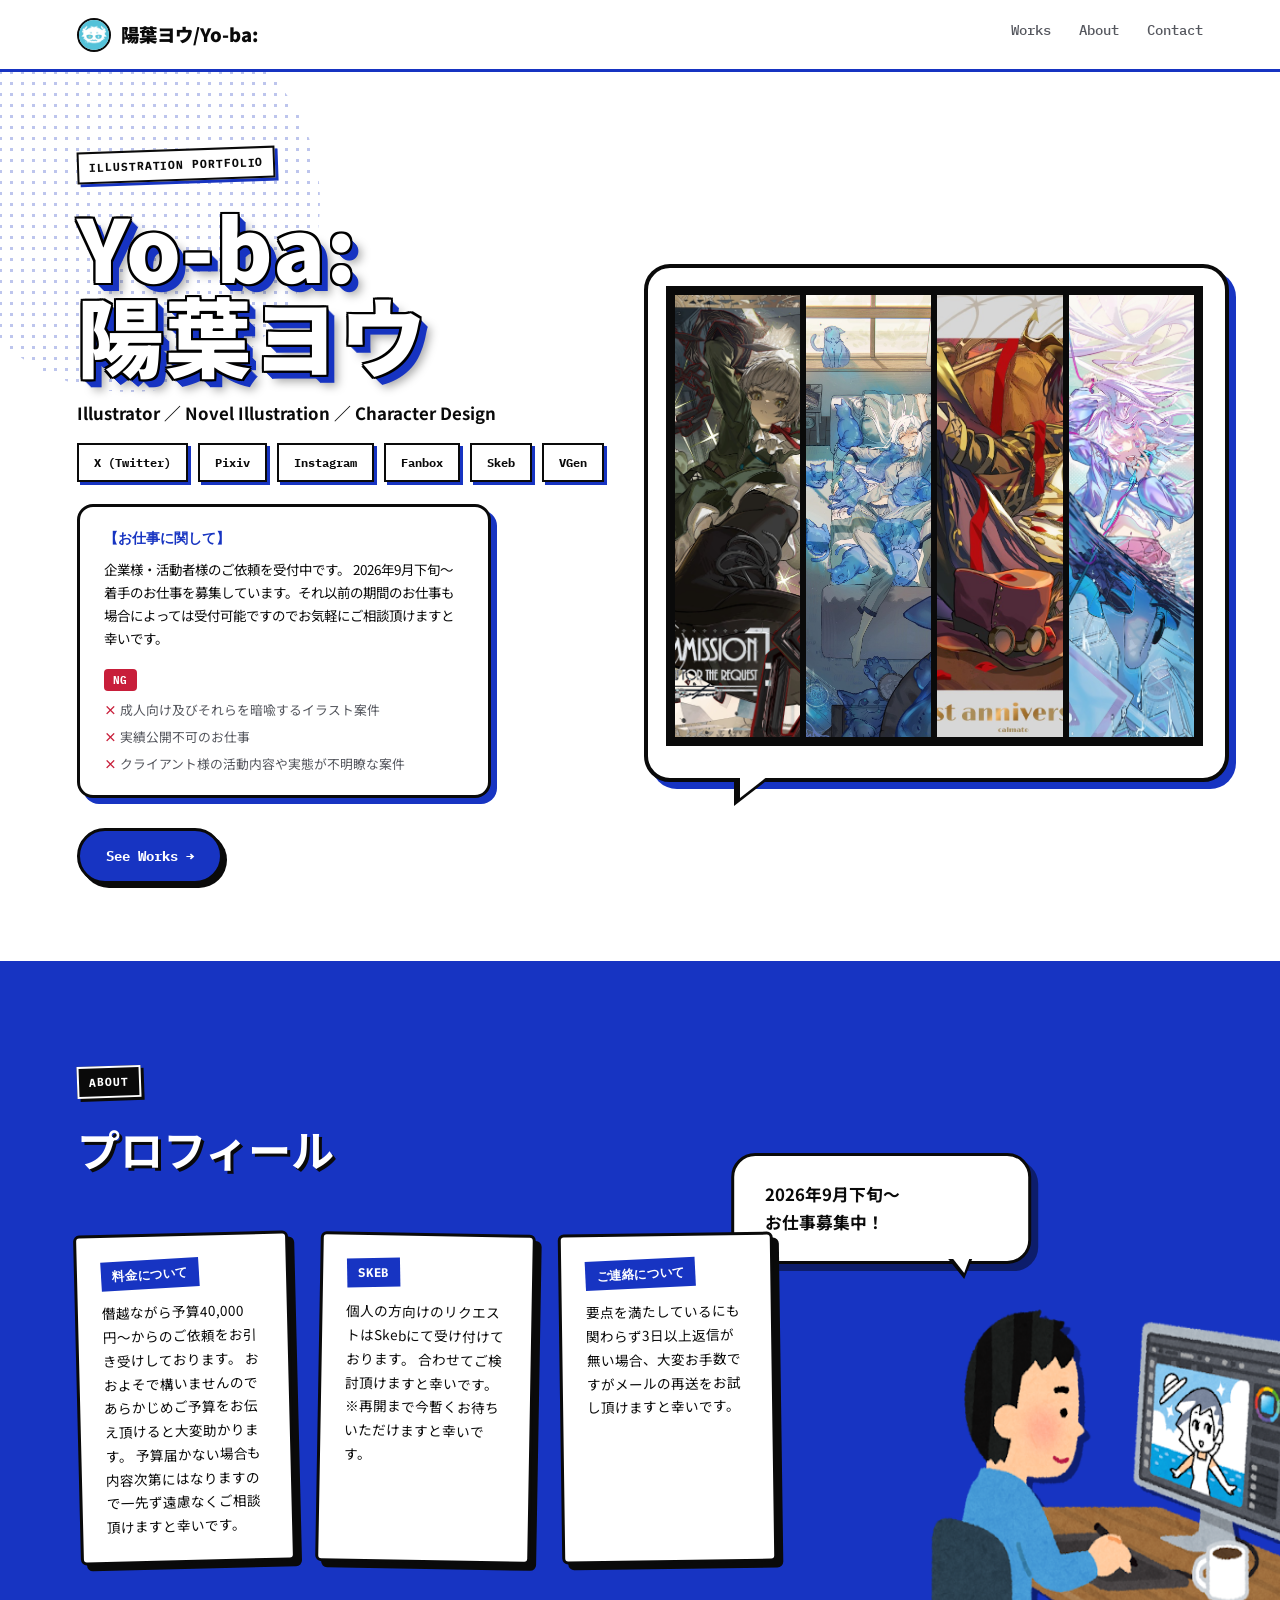
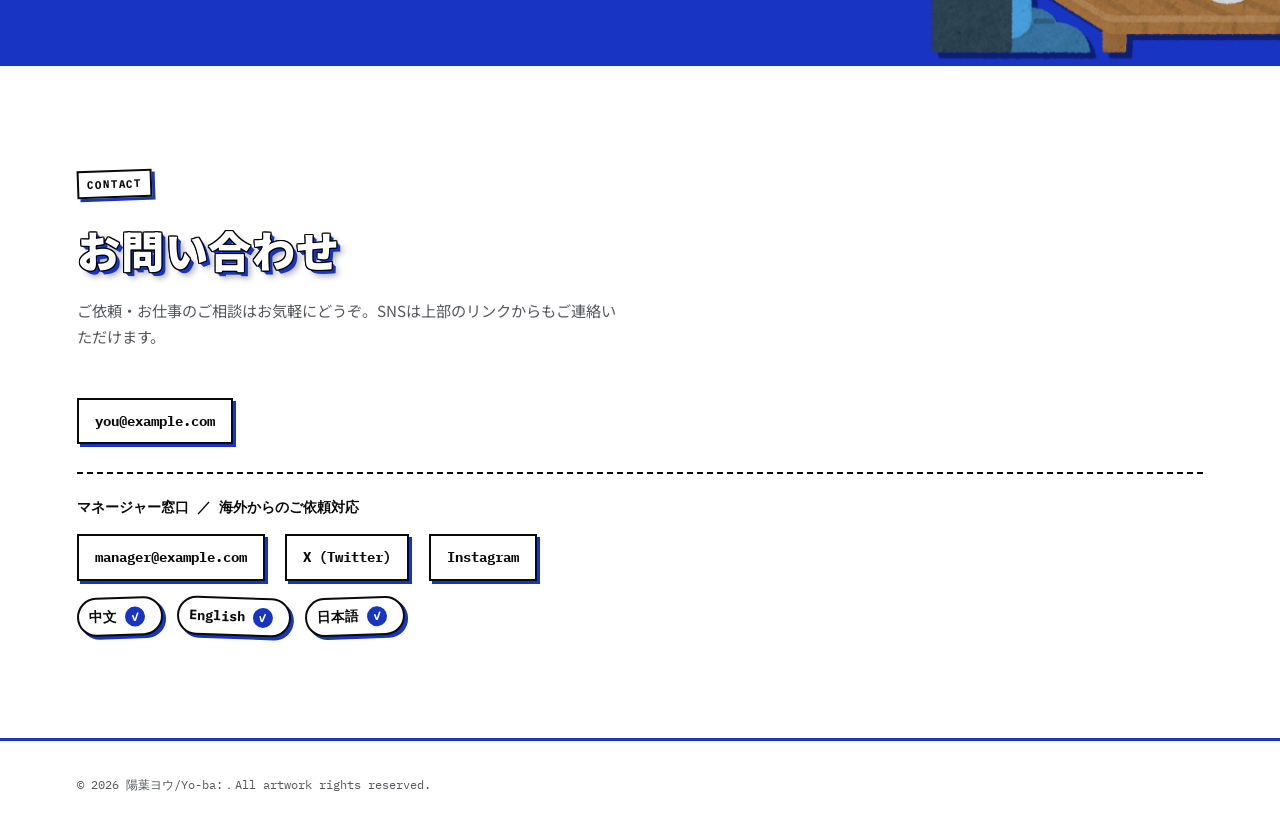
<file: index.html>
<!DOCTYPE html>
<html lang="ja">
<head>
<meta charset="UTF-8">
<meta name="viewport" content="width=device-width, initial-scale=1.0">
<title>陽葉ヨウ/Yo-ba:｜Illustration Portfolio</title>
<link rel="preconnect" href="https://fonts.googleapis.com">
<link rel="preconnect" href="https://fonts.gstatic.com" crossorigin>
<link href="https://fonts.googleapis.com/css2?family=Noto+Sans+JP:wght@400;500;700;900&family=IBM+Plex+Mono:wght@400;500;700&display=swap" rel="stylesheet">
<link rel="stylesheet" href="style.css">
</head>
<body>

  <header class="nav">
    <a href="#top" class="nav__logo">
      <!-- 請將您的個人 LOGO 圖片放到 assets/logo.png（建議正方形、透明背景） -->
      <img src="assets/logo.png" alt="" class="nav__logo-img">
      <span class="nav__logo-text"><span class="nav__logo-jp">陽葉ヨウ</span><span class="nav__logo-en">/Yo-ba:</span><span class="nav__logo-dot"></span></span>
    </a>
    <nav class="nav__links" aria-label="メインナビゲーション">
      <a href="works.html">Works</a>
      <a href="#about" data-nav>About</a>
      <a href="#contact" data-nav>Contact</a>
    </nav>
  </header>

  <main>
    <!-- Hero -->
    <section class="hero" id="top">
      <div class="halftone hero__halftone" aria-hidden="true"></div>

      <div class="hero__text">
        <p class="hero__eyebrow">
          <span class="sticker">ILLUSTRATION PORTFOLIO</span>
        </p>
        <h1 class="hero__name name-title">Yo-ba:<br>陽葉ヨウ</h1>
        <p class="hero__role">Illustrator ／ Novel Illustration ／ Character Design</p>

        <div class="hero__social" aria-label="SNSリンク">
          <a href="https://x.com/" class="hero__social-item" target="_blank" rel="noopener">X (Twitter)</a>
          <a href="https://www.pixiv.net/" class="hero__social-item" target="_blank" rel="noopener">Pixiv</a>
          <a href="https://www.pixiv.net/" class="hero__social-item" target="_blank" rel="noopener">Instagram</a>
          <a href="https://www.pixiv.net/" class="hero__social-item" target="_blank" rel="noopener">Fanbox</a>
          <a href="https://www.pixiv.net/" class="hero__social-item" target="_blank" rel="noopener">Skeb</a>
          <a href="https://www.pixiv.net/" class="hero__social-item" target="_blank" rel="noopener">VGen</a>
          <!-- Skebなど追加のSNSリンクはここに同じ形式で追加してください -->
        </div>

        <div class="hero__jobs">
          <p class="hero__jobs-heading">【お仕事に関して】</p>
          <p class="hero__jobs-text">
            企業様・活動者様のご依頼を受付中です。
            2026年9月下旬〜着手のお仕事を募集しています。それ以前の期間のお仕事も場合によっては受付可能ですのでお気軽にご相談頂けますと幸いです。
          </p>
          <span class="hero__jobs-ng-tag">NG</span>
          <ul class="hero__jobs-ng">
            <li>成人向け及びそれらを暗喩するイラスト案件</li>
            <li>実績公開不可のお仕事</li>
            <li>クライアント様の活動内容や実態が不明瞭な案件</li>
          </ul>
        </div>

        <a href="works.html" class="hero__cta">See Works →</a>
      </div>

      <div class="hero__visual">
        <div class="speech-bg" aria-hidden="true"></div>
        <div class="hero__strip" aria-hidden="true">
          <div class="hero__panel"><img id="heroCard1" src="works/01.jpg" alt=""></div>
          <div class="hero__panel"><img id="heroCard2" src="works/02.jpg" alt=""></div>
          <div class="hero__panel"><img id="heroCard3" src="works/03.jpg" alt=""></div>
          <div class="hero__panel"><img id="heroCard4" src="works/04.jpg" alt=""></div>
        </div>
      </div>
    </section>

    <!-- About -->
    <section class="section section--navy" id="about">
      <div class="halftone halftone--onink" aria-hidden="true"></div>
      <header class="section__head">
        <p class="section__label"><span class="sticker sticker--onink">ABOUT</span></p>
        <h2 class="section__title">プロフィール</h2>
      </header>
      <div class="about__notice">
        <div class="about__notice-panel about__notice-panel--1">
          <p class="about__notice-heading">料金について</p>
          <p>
            僭越ながら予算40,000円〜からのご依頼をお引き受けしております。
            おおよそで構いませんのであらかじめご予算をお伝え頂けると大変助かります。
            予算届かない場合も内容次第にはなりますので一先ず遠慮なくご相談頂けますと幸いです。
          </p>
        </div>
        <div class="about__notice-panel about__notice-panel--2">
          <p class="about__notice-heading">SKEB</p>
          <p>
            個人の方向けのリクエストはSkebにて受け付けております。
            合わせてご検討頂けますと幸いです。<br>※再開まで今暫くお待ちいただけますと幸いです。
          </p>
        </div>
        <div class="about__notice-panel about__notice-panel--3">
          <p class="about__notice-heading">ご連絡について</p>
          <p>
            要点を満たしているにも関わらず3日以上返信が無い場合、大変お手数ですがメールの再送をお試し頂けますと幸いです。
          </p>
        </div>
      </div>

      <div class="about__cameo" aria-hidden="true">
        <div class="about__cameo-bubble">
          <!-- 這裡放您目前的接案狀態，方便定期更新 -->
          <p>2026年9月下旬〜<br>お仕事募集中！</p>
        </div>
        <!-- 請將您的半身去背角色圖放到 assets/profile-character.png（建議透明背景 PNG，半身構圖） -->
        <img src="assets/profile-character.png" alt="" class="about__cameo-img">
      </div>
    </section>

    <!-- Contact -->
    <section class="section" id="contact">
      <header class="section__head">
        <p class="section__label"><span class="sticker sticker--sm">CONTACT</span></p>
        <h2 class="section__title name-title-sm">お問い合わせ</h2>
        <p class="section__desc">ご依頼・お仕事のご相談はお気軽にどうぞ。SNSは上部のリンクからもご連絡いただけます。</p>
      </header>
      <div class="contact">
        <a href="mailto:you@example.com" class="contact__item">you@example.com</a>
        <!-- Skebなど追加のリンクはここに同じ形式で追加してください -->
      </div>

      <div class="contact__category">
        <p class="contact__category-title">マネージャー窓口 ／ 海外からのご依頼対応</p>
        <!-- 經紀人的信箱與社群連結，請替換成實際資訊，可依相同格式增加 -->
        <div class="contact contact__manager">
          <a href="mailto:manager@example.com" class="contact__item">manager@example.com</a>
          <a href="https://x.com/" class="contact__item" target="_blank" rel="noopener">X (Twitter)</a>
          <a href="https://www.instagram.com/" class="contact__item" target="_blank" rel="noopener">Instagram</a>
        </div>
        <div class="contact__langs">
          <span class="lang-check">中文<span class="lang-check__mark">✓</span></span>
          <span class="lang-check">English<span class="lang-check__mark">✓</span></span>
          <span class="lang-check">日本語<span class="lang-check__mark">✓</span></span>
        </div>
      </div>
    </section>
  </main>

  <footer class="colophon">
    <p>© 2026 陽葉ヨウ/Yo-ba:．All artwork rights reserved.</p>
  </footer>

  <script src="script.js"></script>
</body>
</html>
</file>
<file: style.css>
:root {
  --navy: #1734c2;
  --ink: #0a0a0a;
  --white: #ffffff;
  --paper: #ffffff;
  --paper-tint: #eef2fb;
  --ink-muted: #55575e;
  --text-onink: #ffffff;
  --text-onink-muted: #b9bcc4;
  --nav-h: 72px;
  --watermark-size: 76px;
  --watermark-opacity: 0.8;

  --font-display: "Noto Sans JP", sans-serif;
  --font-body: "Noto Sans JP", sans-serif;
  --font-mono: "IBM Plex Mono", monospace;
}

* { box-sizing: border-box; }

html { scroll-behavior: smooth; }

body {
  margin: 0;
  background: var(--paper);
  color: var(--ink);
  font-family: var(--font-body);
  line-height: 1.7;
  overflow-x: hidden;
}

a { color: inherit; }
img {
  max-width: 100%;
  display: block;
  -webkit-user-drag: none;
  user-drag: none;
  -webkit-touch-callout: none;
  user-select: none;
}

/* ---------- 共用：halftone 網點 ---------- */
.halftone {
  position: absolute;
  pointer-events: none;
  background-image: radial-gradient(var(--navy) 1.6px, transparent 1.7px);
  background-size: 11px 11px;
  opacity: 0.28;
}

.halftone--onink {
  background-image: radial-gradient(var(--white) 1.6px, transparent 1.7px);
  opacity: 0.08;
}

/* ---------- 共用：貼紙標籤 ---------- */
.sticker {
  display: inline-block;
  font-family: var(--font-mono);
  font-weight: 700;
  font-size: 0.72rem;
  letter-spacing: 0.08em;
  color: var(--ink);
  background: var(--white);
  border: 2px solid var(--ink);
  padding: 4px 10px;
  transform: rotate(-2deg);
  box-shadow: 3px 3px 0 var(--navy);
}

.sticker--sm { font-size: 0.68rem; padding: 3px 8px; }

.sticker--onink {
  background: var(--ink);
  color: var(--white);
  border-color: var(--white);
  box-shadow: 3px 3px 0 var(--navy);
}

/* ---------- 名字標題：立體堆疊風格 ---------- */
.name-title {
  font-family: var(--font-display);
  font-weight: 900;
  letter-spacing: 0.02em;
  color: #ffffff;
  text-shadow:
    /* 黑色描邊 */
    -2px -2px 0 #000000, 2px -2px 0 #000000, -2px 2px 0 #000000, 2px 2px 0 #000000,
    -2px 0px 0 #000000, 2px 0px 0 #000000, 0px -2px 0 #000000, 0px 2px 0 #000000,
    /* 藍色立體堆疊 */
    1px 1px 0 #1734c2, 2px 2px 0 #1734c2, 3px 3px 0 #1734c2, 4px 4px 0 #1734c2,
    5px 5px 0 #1734c2, 6px 6px 0 #1734c2, 7px 7px 0 #1734c2, 8px 8px 0 #1734c2,
    /* 落地柔和陰影 */
    11px 11px 10px rgba(0, 0, 0, 0.35);
}

/* 章節標題用：同一風格，依字級縮小描邊與堆疊深度 */
.name-title-sm {
  font-family: var(--font-display);
  font-weight: 900;
  letter-spacing: 0.02em;
  color: #ffffff;
  text-shadow:
    -1px -1px 0 #000000, 1px -1px 0 #000000, -1px 1px 0 #000000, 1px 1px 0 #000000,
    -1px 0px 0 #000000, 1px 0px 0 #000000, 0px -1px 0 #000000, 0px 1px 0 #000000,
    1px 1px 0 #1734c2, 2px 2px 0 #1734c2, 3px 3px 0 #1734c2, 4px 4px 0 #1734c2,
    6px 6px 6px rgba(0, 0, 0, 0.35);
}

/* ---------- 進場動畫 ---------- */
@keyframes riseIn {
  from { opacity: 0; transform: translateY(22px); }
  to { opacity: 1; transform: translateY(0); }
}

@keyframes popIn {
  from { opacity: 0; transform: scale(0.85); }
  to { opacity: 1; transform: scale(1); }
}

/* ---------- 頂部導覽 ---------- */
.nav {
  position: sticky;
  top: 0;
  z-index: 100;
  display: flex;
  align-items: center;
  justify-content: space-between;
  min-height: var(--nav-h);
  padding: 0 6vw;
  background: rgba(255, 255, 255, 0.9);
  backdrop-filter: blur(8px);
  border-bottom: 3px solid var(--navy);
}

.nav__logo {
  display: flex;
  align-items: center;
  gap: 10px;
  font-family: var(--font-display);
  font-weight: 900;
  font-size: 1.15rem;
  color: var(--ink);
  text-decoration: none;
}

.nav__logo-img {
  width: 34px;
  height: 34px;
  object-fit: cover;
  border-radius: 50%;
  border: 2px solid var(--ink);
  background: var(--white);
}

.nav__logo-img:not([src]),
.nav__logo-img[src=""] { display: none; }

.nav__logo-text { display: inline-flex; align-items: baseline; flex-wrap: wrap; }

.nav__logo-jp, .nav__logo-en { white-space: nowrap; }

.nav__logo-dot { color: var(--navy); }

.nav__links { display: flex; gap: 28px; }

.nav__links a {
  font-family: var(--font-mono);
  font-weight: 500;
  font-size: 0.85rem;
  text-decoration: none;
  color: var(--ink-muted);
  padding-bottom: 4px;
  border-bottom: 3px solid transparent;
  transition: color 0.2s ease, border-color 0.2s ease;
}

.nav__links a:hover,
.nav__links a.is-active {
  color: var(--ink);
  border-color: var(--navy);
}

/* ---------- Hero ---------- */
.hero {
  position: relative;
  min-height: calc(100vh - var(--nav-h));
  display: grid;
  grid-template-columns: 1fr 1fr;
  align-items: center;
  gap: 4vw;
  padding: 6vw;
  border-bottom: 3px solid var(--navy);
  overflow: hidden;
}

.hero__halftone {
  width: 380px;
  height: 380px;
  top: -60px;
  left: -60px;
  border-radius: 50%;
}

.hero__text { position: relative; z-index: 2; }

.hero__eyebrow { margin: 0 0 22px; animation: riseIn 0.6s ease both; }

.hero__name {
  font-size: clamp(3rem, 7vw, 5.4rem);
  line-height: 1.02;
  margin: 0 0 20px;
  animation: riseIn 0.6s ease 0.08s both;
}

.hero__role {
  font-size: 1.05rem;
  font-weight: 700;
  color: var(--ink);
  margin: 0 0 16px;
  animation: riseIn 0.6s ease 0.16s both;
}

.hero__social {
  display: flex;
  flex-wrap: wrap;
  gap: 10px;
  margin: 0 0 22px;
  animation: riseIn 0.6s ease 0.22s both;
}

.hero__social-item {
  font-family: var(--font-mono);
  font-weight: 700;
  font-size: 0.78rem;
  text-decoration: none;
  color: var(--ink);
  background: var(--white);
  border: 2px solid var(--ink);
  padding: 7px 15px;
  box-shadow: 3px 3px 0 var(--navy);
  transition: transform 0.15s ease, box-shadow 0.15s ease, background 0.15s ease, color 0.15s ease;
}

.hero__social-item:hover {
  transform: translate(-2px, -2px);
  box-shadow: 5px 5px 0 var(--navy);
  background: var(--navy);
  color: var(--white);
}

.hero__note {
  max-width: 40ch;
  font-size: 0.92rem;
  color: var(--ink-muted);
  margin: 0 0 34px;
  animation: riseIn 0.6s ease 0.3s both;
}

.hero__jobs {
  max-width: 46ch;
  background: var(--white);
  border: 3px solid var(--ink);
  border-radius: 16px;
  padding: 20px 24px;
  box-shadow: 6px 6px 0 var(--navy);
  margin: 0 0 30px;
  animation: riseIn 0.6s ease 0.34s both;
}

.hero__jobs-heading {
  font-family: var(--font-mono);
  font-weight: 700;
  font-size: 0.85rem;
  color: var(--navy);
  margin: 0 0 8px;
}

.hero__jobs-text {
  font-size: 0.84rem;
  line-height: 1.7;
  color: var(--ink);
  margin: 0 0 14px;
}

.hero__jobs-ng-tag {
  display: inline-block;
  font-family: var(--font-mono);
  font-weight: 900;
  font-size: 0.68rem;
  letter-spacing: 0.05em;
  color: var(--white);
  background: #c81e3a;
  padding: 2px 9px;
  border-radius: 4px;
  margin: 0 0 8px;
}

.hero__jobs-ng {
  list-style: none;
  margin: 0;
  padding: 0;
  display: flex;
  flex-direction: column;
  gap: 5px;
}

.hero__jobs-ng li {
  font-size: 0.8rem;
  color: var(--ink-muted);
  padding-left: 1.1em;
  text-indent: -1.1em;
}

.hero__jobs-ng li::before {
  content: "× ";
  color: #c81e3a;
  font-weight: 700;
}

.hero__cta {
  position: relative;
  display: inline-block;
  font-family: var(--font-mono);
  font-weight: 700;
  font-size: 0.9rem;
  color: var(--white);
  text-decoration: none;
  background: var(--navy);
  border: 3px solid var(--ink);
  border-radius: 999px;
  padding: 13px 26px;
  box-shadow: 4px 4px 0 var(--ink);
  transition: transform 0.15s ease, box-shadow 0.15s ease, background 0.15s ease;
  animation: riseIn 0.6s ease 0.38s both;
}

.hero__cta:hover {
  transform: translate(-2px, -2px);
  box-shadow: 6px 6px 0 var(--ink);
  background: var(--ink);
  color: var(--white);
}

.hero__cta:active {
  transform: translate(1px, 1px);
  box-shadow: 2px 2px 0 var(--ink);
}

/* 主視覺 */
.hero__visual {
  position: relative;
  height: 460px;
}

/* 漫畫對話框造型的裝飾背景：乾淨的圓角方框＋尾巴，尺寸固定放大於幻燈片本身，確保不會被裁切露餡 */
.speech-bg {
  position: absolute;
  top: -22px;
  right: -26px;
  bottom: -36px;
  left: -22px;
  z-index: 0;
  background: var(--white);
  border: 4px solid var(--ink);
  border-radius: 26px;
  box-shadow: 7px 7px 0 var(--navy);
}

.speech-bg::before,
.speech-bg::after {
  content: "";
  position: absolute;
  bottom: -28px;
  left: 15%;
  border-style: solid;
}

.speech-bg::before {
  border-width: 28px 36px 0 0;
  border-color: var(--ink) transparent transparent transparent;
}

.speech-bg::after {
  bottom: -20px;
  left: calc(15% + 6px);
  border-width: 22px 28px 0 0;
  border-color: var(--white) transparent transparent transparent;
}

.hero__strip {
  position: relative;
  z-index: 1;
  height: 100%;
  display: flex;
  gap: 6px;
  background: var(--ink);
  padding: 6px;
  border: 3px solid var(--ink);
}

.hero__panel {
  position: relative;
  flex: 1;
  overflow: hidden;
  background: var(--ink);
}

.hero__panel img {
  width: 100%;
  height: 100%;
  object-fit: cover;
  transition: opacity 0.28s ease;
}

/* ---------- 章節共用 ---------- */
.section {
  position: relative;
  padding: 8vw 6vw;
  border-bottom: 3px solid var(--navy);
  background: var(--paper);
  overflow: hidden;
}

.section--navy {
  background: var(--navy);
  color: var(--text-onink);
  border-bottom: none;
}

.section--navy#about {
  min-height: 620px;
}

.section--navy .section__title { color: var(--white); text-shadow: 3px 3px 0 var(--ink); }
.section--navy .section__desc { color: var(--text-onink-muted); }
.section--navy .sticker--onink { box-shadow: 3px 3px 0 var(--ink); }

.section__head { position: relative; z-index: 2; max-width: 60ch; margin-bottom: 48px; }

.section__label { margin: 0 0 14px; }

.section__title {
  font-size: clamp(1.9rem, 4vw, 2.7rem);
  margin: 0 0 12px;
}

.section__desc { color: var(--ink-muted); margin: 0; font-size: 0.95rem; }

/* ---------- 作品：縱長卡片版面 ---------- */
.filter-bar {
  position: relative;
  z-index: 2;
  display: flex;
  flex-wrap: wrap;
  gap: 10px;
  margin: 0 0 32px;
}

.filter-btn {
  font-family: var(--font-mono);
  font-weight: 700;
  font-size: 0.78rem;
  letter-spacing: 0.05em;
  color: var(--ink);
  background: var(--white);
  border: 2px solid var(--ink);
  padding: 8px 16px;
  cursor: pointer;
  box-shadow: 3px 3px 0 var(--navy);
  transition: transform 0.15s ease, box-shadow 0.15s ease, background 0.15s ease, color 0.15s ease;
}

.filter-btn:hover {
  transform: translate(-2px, -2px);
  box-shadow: 5px 5px 0 var(--navy);
}

.filter-btn.is-active {
  background: var(--navy);
  color: var(--white);
}

.tile.is-hidden { display: none; }

.gallery {
  position: relative;
  z-index: 2;
  column-width: 220px;
  column-gap: 20px;
  transition: opacity 0.2s ease;
}

.gallery.is-switching { opacity: 0; }

.tile {
  margin: 0 0 24px;
  break-inside: avoid;
  position: relative;
  display: inline-block;
  width: 100%;
}

.tile__tag {
  position: absolute;
  top: -2px;
  left: -2px;
  z-index: 3;
  max-width: calc(100% - 20px);
  font-family: var(--font-mono);
  font-weight: 700;
  font-size: 0.7rem;
  line-height: 1.3;
  background: var(--white);
  border: 2px solid var(--ink);
  border-top: none;
  border-left: none;
  padding: 4px 9px;
  white-space: nowrap;
  overflow: hidden;
  text-overflow: ellipsis;
}

.tile__trigger {
  position: relative;
  display: block;
  width: 100%;
  padding: 0;
  border: 3px solid var(--ink);
  cursor: zoom-in;
  background: var(--ink);
  overflow: hidden;
  box-shadow: 5px 5px 0 var(--navy);
  transition: transform 0.18s ease, box-shadow 0.18s ease;
}

.tile__trigger:hover,
.tile__trigger:focus-visible {
  transform: translate(-3px, -3px);
  box-shadow: 8px 8px 0 var(--navy);
}

.tile__trigger img {
  display: block;
  width: 100%;
  height: 100%;
  transition: transform 0.4s ease, filter 0.3s ease;
}

.tile__trigger:hover img,
.tile__trigger:focus-visible img {
  transform: scale(1.07);
}

/* 浮水印（請將您自己的圖片放到 assets/watermark.png） */
.tile__trigger::after {
  content: "";
  position: absolute;
  inset: 0;
  pointer-events: none;
  opacity: var(--watermark-opacity);
  background-image: url("assets/watermark.png");
  background-repeat: no-repeat;
  background-position: bottom 10px right 10px;
  background-size: var(--watermark-size) var(--watermark-size);
}

.tile__overlay {
  position: absolute;
  left: 0;
  right: 0;
  bottom: 0;
  padding: 22px 14px 12px;
  background: linear-gradient(to top, rgba(0, 10, 40, 0.88), transparent);
  color: var(--white);
  display: flex;
  flex-direction: column;
  gap: 2px;
  opacity: 0;
  transform: translateY(10px);
  transition: opacity 0.22s ease, transform 0.22s ease;
  text-align: left;
}

.tile__trigger:hover .tile__overlay,
.tile__trigger:focus-visible .tile__overlay {
  opacity: 1;
  transform: translateY(0);
}

.tile__overlay-title { font-weight: 900; font-size: 1rem; }

.tile__overlay-meta {
  font-family: var(--font-mono);
  font-size: 0.72rem;
  color: var(--text-onink-muted);
}

/* ---------- 關於 ---------- */
/* 三格漫畫切割風：料金／SKEB／聯絡注意事項 */
.about__notice {
  position: relative;
  z-index: 2;
  display: grid;
  grid-template-columns: repeat(3, 1fr);
  gap: 26px;
  width: 62%;
  margin-top: 0;
}

.about__notice-panel {
  background: var(--white);
  border: 3px solid var(--ink);
  border-radius: 6px;
  padding: 22px 24px;
  box-shadow: 6px 6px 0 var(--ink);
  color: var(--ink);
}

.about__notice-panel--1 { transform: rotate(-1.4deg); }
.about__notice-panel--2 { transform: rotate(1deg); }
.about__notice-panel--3 { transform: rotate(-0.8deg); }

.about__notice-heading {
  display: inline-block;
  font-family: var(--font-mono);
  font-weight: 900;
  font-size: 0.78rem;
  letter-spacing: 0.05em;
  color: var(--white);
  background: var(--navy);
  padding: 4px 11px;
  margin: 0 0 12px;
  transform: rotate(-2deg);
}

.about__notice-panel p:not(.about__notice-heading) {
  font-size: 0.85rem;
  line-height: 1.75;
  margin: 0;
}

/* 右側裝飾：半身角色＋對話框，腳底對齊區塊底線，不影響上方原本的文字排版 */
.about__cameo {
  position: absolute;
  left: 88%;
  transform: translateX(-50%);
  bottom: 0;
  z-index: 1;
  pointer-events: none;
}

.about__cameo-bubble {
  position: absolute;
  left: -190px;
  top: -135px;
  background: var(--white);
  border: 3px solid var(--ink);
  border-radius: 24px;
  padding: 24px 30px;
  box-shadow: 7px 7px 0 rgba(0, 0, 0, 0.45);
  width: 300px;
  pointer-events: auto;
}

.about__cameo-bubble p {
  margin: 0;
  color: var(--ink);
  font-size: 1.05rem;
  font-weight: 700;
}

.about__cameo-bubble::before,
.about__cameo-bubble::after {
  content: "";
  position: absolute;
  bottom: -18px;
  border-style: solid;
}

.about__cameo-bubble::before {
  right: 56px;
  border-width: 20px 8px 0 16px;
  border-color: var(--ink) transparent transparent transparent;
}

.about__cameo-bubble::after {
  right: 59px;
  bottom: -12px;
  border-width: 14px 5px 0 11px;
  border-color: var(--white) transparent transparent transparent;
}

.about__cameo-img {
  height: min(42vh, 380px);
  width: auto;
  max-width: 32vw;
  display: block;
  filter: drop-shadow(6px 6px 0 rgba(0, 0, 0, 0.4));
}

.about__cameo-img:not([src]),
.about__cameo-img[src=""] { display: none; }

/* ---------- 聯絡 ---------- */
.contact {
  position: relative;
  z-index: 2;
  display: flex;
  flex-wrap: wrap;
  gap: 16px 20px;
}

.contact__item {
  font-family: var(--font-mono);
  font-weight: 700;
  font-size: 0.9rem;
  text-decoration: none;
  color: var(--ink);
  background: var(--white);
  border: 2px solid var(--ink);
  padding: 9px 16px;
  box-shadow: 3px 3px 0 var(--navy);
  transition: transform 0.15s ease, box-shadow 0.15s ease, background 0.15s ease, color 0.15s ease;
}

.contact__item:hover {
  transform: translate(-2px, -2px);
  box-shadow: 5px 5px 0 var(--navy);
  background: var(--navy);
  color: var(--white);
}

.contact__category {
  width: 100%;
  margin-top: 28px;
  padding-top: 22px;
  border-top: 2px dashed var(--ink);
}

.contact__category-title {
  font-family: var(--font-mono);
  font-weight: 700;
  font-size: 0.88rem;
  margin: 0 0 14px;
}

.contact__manager { margin-bottom: 16px; }

.contact__langs {
  display: flex;
  flex-wrap: wrap;
  gap: 14px;
}

.lang-check {
  display: inline-flex;
  align-items: center;
  gap: 8px;
  font-family: var(--font-mono);
  font-weight: 700;
  font-size: 0.85rem;
  color: var(--ink);
  background: var(--white);
  border: 2px solid var(--ink);
  border-radius: 999px;
  padding: 6px 16px 6px 10px;
  box-shadow: 3px 3px 0 var(--navy);
  transform: rotate(-2deg);
  transition: transform 0.15s ease, box-shadow 0.15s ease;
}

.contact__langs .lang-check:nth-child(2) { transform: rotate(2deg); }

.lang-check:hover {
  transform: translate(-2px, -2px) rotate(0deg);
  box-shadow: 5px 5px 0 var(--navy);
}

.lang-check__mark {
  display: inline-flex;
  align-items: center;
  justify-content: center;
  width: 20px;
  height: 20px;
  border-radius: 50%;
  background: var(--navy);
  color: var(--white);
  font-size: 0.72rem;
  font-weight: 900;
}

/* ---------- 燈箱 ---------- */
.lightbox {
  position: fixed;
  inset: 0;
  z-index: 1000;
  display: none;
  align-items: center;
  justify-content: center;
  background: rgba(10, 10, 10, 0.94);
  padding: 6vw;
}

.lightbox.is-open { display: flex; }

.lightbox__figure {
  max-width: min(900px, 88vw);
  max-height: 90vh;
  margin: 0;
  display: flex;
  flex-direction: column;
  align-items: center;
  gap: 16px;
  animation: popIn 0.25s cubic-bezier(0.2, 0.9, 0.3, 1.3) both;
}

.lightbox__imgwrap {
  position: relative;
  max-height: 78vh;
  overflow: hidden;
  border: 4px solid var(--white);
  box-shadow: 8px 8px 0 var(--navy);
}

.lightbox__img {
  display: block;
  max-width: 100%;
  max-height: 78vh;
  width: auto;
}

/* 浮水印（放大檢視時也會顯示，請將圖片放到 assets/watermark.png） */
.lightbox__imgwrap::after {
  content: "";
  position: absolute;
  inset: 0;
  pointer-events: none;
  opacity: var(--watermark-opacity);
  background-image: url("assets/watermark.png");
  background-repeat: no-repeat;
  background-position: bottom 14px right 14px;
  background-size: calc(var(--watermark-size) * 1.9) calc(var(--watermark-size) * 1.9);
}

.lightbox__figure figcaption { text-align: center; color: var(--white); }

.lightbox__title {
  display: block;
  font-weight: 900;
  font-size: 1.2rem;
  margin-bottom: 4px;
}

.lightbox__meta {
  display: block;
  font-family: var(--font-mono);
  font-size: 0.8rem;
  color: var(--text-onink-muted);
}

.lightbox__close,
.lightbox__nav {
  position: fixed;
  z-index: 20;
  background: var(--white);
  border: 2px solid var(--ink);
  color: var(--ink);
  width: 44px;
  height: 44px;
  border-radius: 50%;
  cursor: pointer;
  font-size: 1rem;
  font-weight: 700;
  box-shadow: 3px 3px 0 var(--navy);
  transition: transform 0.15s ease;
}

.lightbox__close:hover,
.lightbox__nav:hover { transform: translate(-2px, -2px); }

.lightbox__close { top: 24px; right: 24px; }
.lightbox__nav--prev { left: 24px; top: 50%; transform: translateY(-50%); }
.lightbox__nav--next { right: 24px; top: 50%; transform: translateY(-50%); }

/* ---------- 頁尾 ---------- */
.colophon {
  padding: 22px 6vw;
  font-family: var(--font-mono);
  font-size: 0.75rem;
  color: var(--ink-muted);
  background: var(--paper);
}

/* ---------- RWD ---------- */
@media (max-width: 720px) {
  :root {
    --watermark-size: 50px;
  }

  .lightbox__imgwrap::after {
    background-size: 50px 50px;
  }

  .nav { padding: 10px 5vw; }
  .nav__links { gap: 18px; }

  .nav__logo { font-size: 0.98rem; gap: 8px; align-items: center; }
  .nav__logo-text {
    flex-direction: column;
    align-items: flex-start;
    line-height: 1.2;
    gap: 0;
  }
  .nav__logo-jp, .nav__logo-en { display: block; }

  .hero { grid-template-columns: 1fr; padding-top: 8vh; }
  .hero__jobs { max-width: none; }

  .hero__visual { height: 300px; margin-top: 12px; }

  .speech-bg {
    top: -8px;
    right: -8px;
    bottom: -12px;
    left: -8px;
    border-radius: 16px;
    border-width: 3px;
  }
  .speech-bg::before,
  .speech-bg::after {
    bottom: -12px;
    left: 12%;
  }
  .speech-bg::before {
    border-width: 12px 16px 0 0;
  }
  .speech-bg::after {
    bottom: -8px;
    left: calc(12% + 5px);
    border-width: 9px 12px 0 0;
  }
  .hero__panel:nth-child(3),
  .hero__panel:nth-child(4) { display: none; }

  .gallery { column-width: 150px; column-gap: 12px; }
  .tile { margin-bottom: 14px; }

  .about__notice {
    grid-template-columns: 1fr;
    width: 100%;
    gap: 20px;
    margin-top: 0;
  }
  .about__notice-panel--1,
  .about__notice-panel--2,
  .about__notice-panel--3 { transform: none; }

  .section--navy#about { min-height: 0; }

  .about__cameo {
    position: static;
    transform: none;
    display: flex;
    flex-direction: column;
    align-items: center;
    gap: 14px;
    margin: 28px 0 0;
    pointer-events: auto;
  }
  .about__cameo-bubble {
    position: static;
    left: auto;
    top: auto;
    width: auto;
    max-width: 260px;
  }
  .about__cameo-bubble::before,
  .about__cameo-bubble::after { display: none; }
  .about__cameo-img { height: auto; width: 55vw; max-width: 220px; }

  .lightbox { padding: 8vw 5vw; }
  .lightbox__figure { max-width: 88vw; max-height: 82vh; }
  .lightbox__imgwrap,
  .lightbox__img { max-height: 58vh; }

  /* 左右箭頭改到畫面下方置中並排，避開手機瀏覽器左右邊緣的「滑動返回」手勢熱區，也不會被圖片擋住 */
  .lightbox__nav {
    width: 42px;
    height: 42px;
    top: auto;
    bottom: 22px;
    transform: none;
  }
  .lightbox__nav--prev { left: 50%; margin-left: -54px; }
  .lightbox__nav--next { left: 50%; right: auto; margin-left: 12px; }
}

@media (prefers-reduced-motion: reduce) {
  html { scroll-behavior: auto; }
  .hero__eyebrow, .hero__name, .hero__role, .hero__social, .hero__note, .hero__cta,
  .lightbox__figure {
    animation: none !important;
  }
  .tile__trigger, .tile__trigger img, .hero__cta, .contact__item, .hero__social-item,
  .lang-check, .hero__panel img, .gallery, .filter-btn {
    transition: none;
  }
}
</file>
